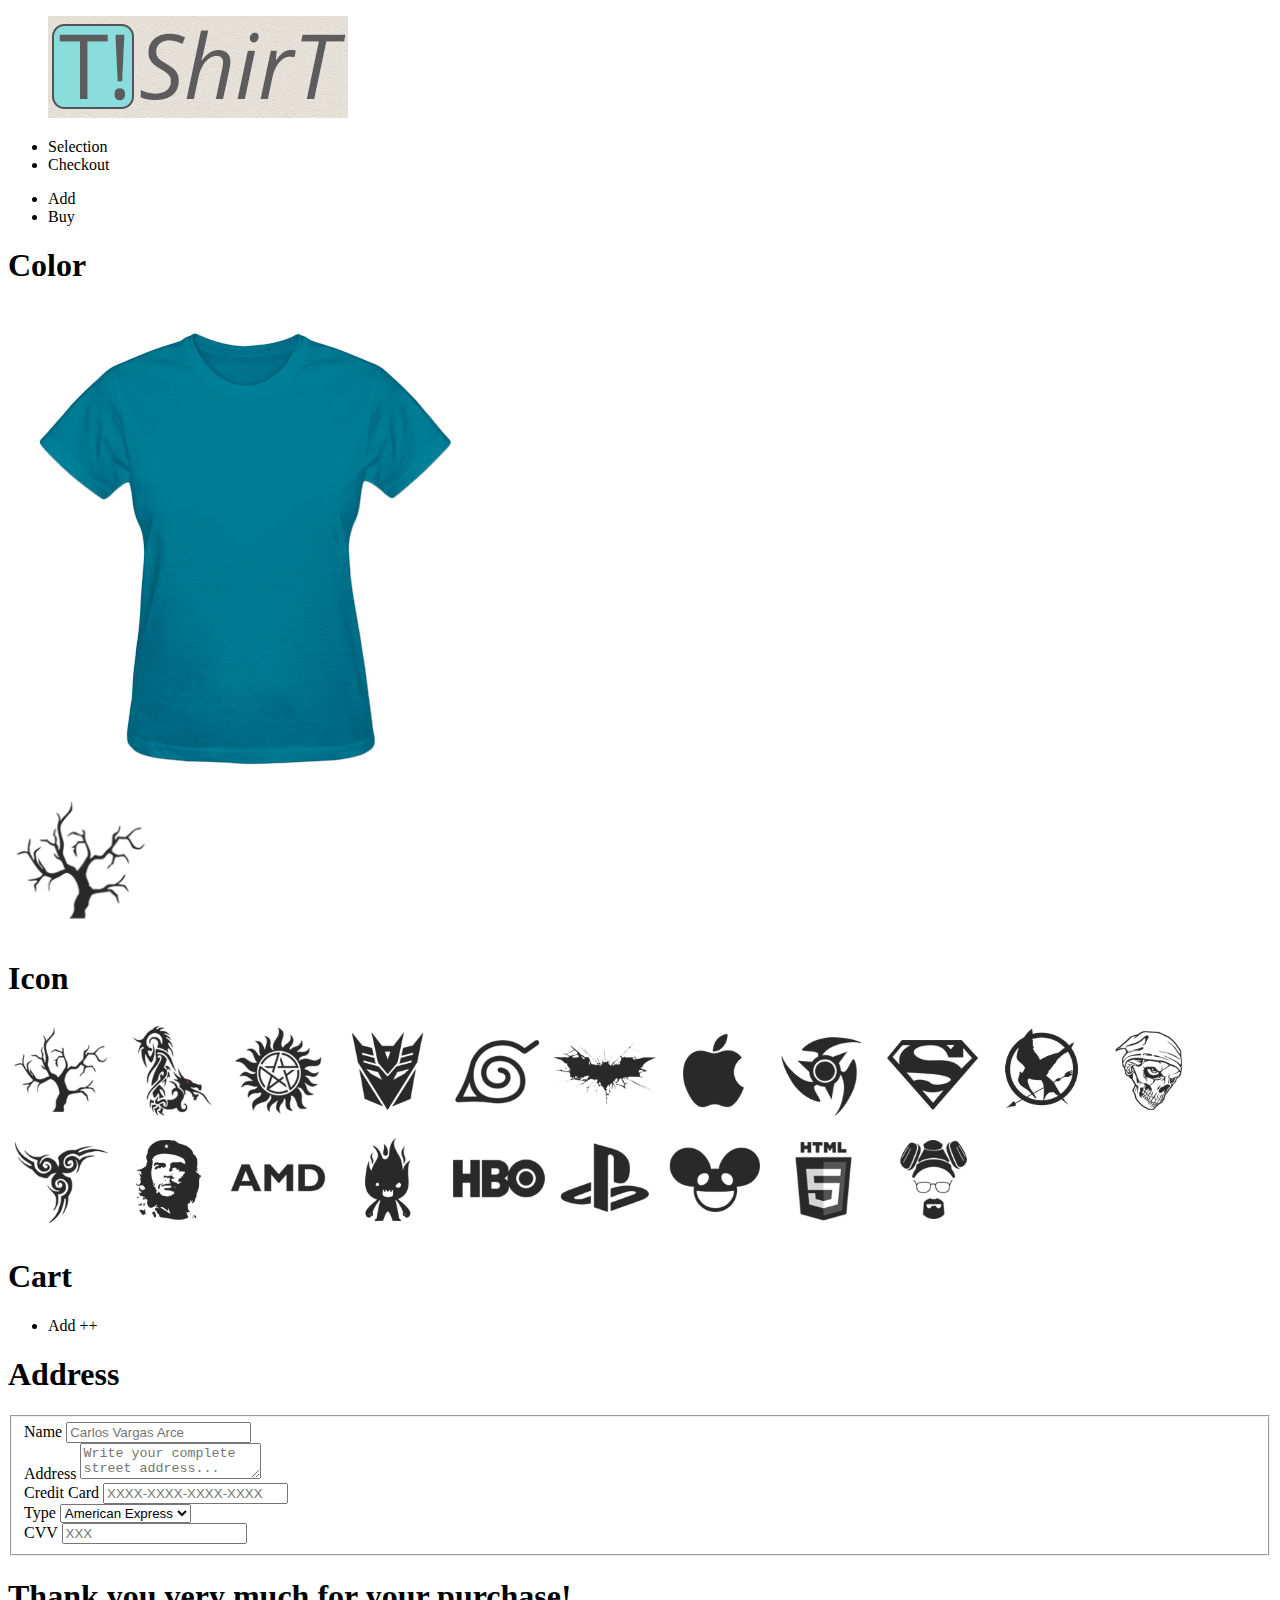
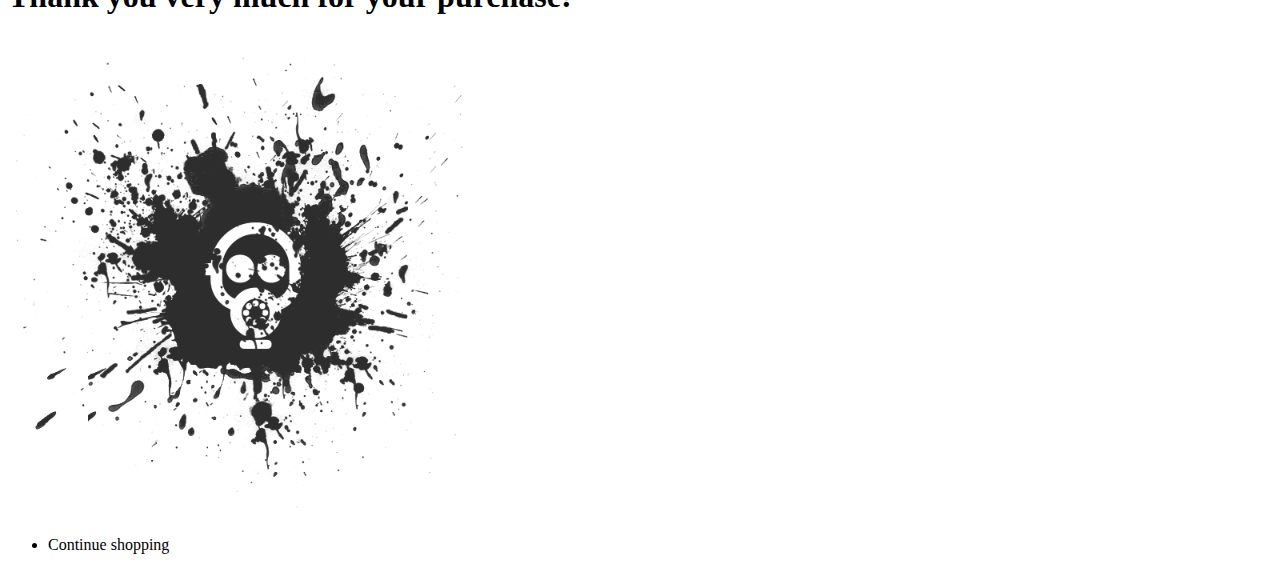
<file: index.html>
<!DOCTYPE html>
<html lang="en">
<!-- Head content-->
<head>
	<meta charset="UTF-8" />
	<meta description="Simulator of a t-shirt Shop" />
	<meta author="Carlos Vargas Arce">	
	<link rel="stylesheet" href="css/shop.css" type="txt/css"/>
	<link rel="shortcut icon" href="img/favicon.ico" />
	<script type="text/javascript" src="js/util/jquery.js"></script>
	<script type="text/javascript" src="js/shop.js"></script>
	<title>T!Shirt Shop</title>
</head>
<!-- Body content-->
<body>
	<!-- Header content-->
	<header>
		<figure id="logo">
			<img src="img/logo.png" title="T!Shirt Logo" alt="Logo T!Shirt" />
		</figure>
		<div class="cf"></div>
	</header>
	<!-- Nav content-->
	<section id="nav">
		<ul id="tabs">
	      <li id="selection" class="selected-tab">Selection</li>
	      <li id="checkout">Checkout</li>
    	</ul>
    	<ul>
    	  <li id="add">Add</li>
	      <li id="buy" class="none">Buy</li>
    	</ul>
    	<div class="cf"></div>
	</section>
	<!-- Main content-->
	<section id="content">
		<div id="slider">
			<!-- First Tab-->
			<div id="selection-content">
				<!-- Selecting de color-->
				<div id="selection-color">
					<h1>Color</h1>
					<img src="img/shirt-lightblue.png" alt="Shirt" width="480px" height="480px" id="shirt"/>
					<div class="box selected-color opacity" id="lightblue"></div>
					<div class="box" id="gray"></div>
					<div class="box" id="green"></div>
					<div class="box" id="red"></div>
					<div class="box" id="purple"></div>	
					<div class="box" id="orange"></div>	
					<div class="box" id="turquoise"></div>	
					<div class="box" id="blue"></div>	
					<div class="box" id="pink"></div>	
					<div class="box" id="yellow"></div>	
					<img src="img/tree.png" alt="Tree" width="145px" height="145px" id="icon-selected" />
				</div>
				<!--Selecting the icon-->					
				<div id="selection-icon">
					<h1>Icon</h1>
					<img src="img/tree.png" alt="Tree" width="105px" height="105px" id="tree" />
					<img src="img/dragon.png" alt="Dragon" width="105px" height="105px" id="dragon" />
					<img src="img/winch.png" alt="Winchester" width="105px" height="105px" id="winch" />
					<img src="img/transformer.png" alt="Transformer" width="105px" height="105px" id="transformer" />
					<img src="img/konoha.png" alt="Konoha" width="105px" height="105px" id="konoha"/>
					<img src="img/batman.png" alt="Batman" width="105px" height="105px" id="batman" />
					<img src="img/apple.png" alt="Apple Logo" width="105px" height="105px" id="apple" />
					<img src="img/propeller.png" alt="Tribal" width="105px" height="105px" id="propeller" />
					<img src="img/superman.png" alt="Superman" width="105px" height="105px" id="superman" />
					<img src="img/mockingjay.png" alt="Mockinjay" width="105px" height="105px" id="mockingjay" />
					<img src="img/skull.png" alt="Skull" width="105px" height="105px" id="skull" />
					<img src="img/wings.png" alt="Wings" width="105px" height="105px" id="wings" />
					<img src="img/guevara.png" alt="Guevara" width="105px" height="105px" id="guevara" />
					<img src="img/amd.png" alt="Amd" width="105px" height="105px" id="amd" />
					<img src="img/flamebro.png" alt="Flamebro" width="105px" height="105px" id="flamebro" />
					<img src="img/hbo.png" alt="Hbo" width="105px" height="105px" id="hbo" />
					<img src="img/playstation.png" alt="Wings" width="105px" height="105px" id="playstation" />
					<img src="img/mouse.png" alt="Mouse" width="105px" height="105px" id="mouse" />
					<img src="img/html.png" alt="Html" width="105px" height="105px" id="html" />
					<img src="img/breakingbad.png" alt="BreakingBad" width="105px" height="105px" id="breakingbad" />
				</div>
			</div>
			<!-- Second Tab-->
			<div id="checkout-content">
				<!--Where orders enter "cart"-->
				<div id="checkout-cart">
					<h1>Cart</h1>
					<div id="cart"></div>
					<ul>
						<li id="add-another">Add ++</li>
					</ul>
				</div>
				<!-- Form required to process the purchase-->
				<div id="checkout-adress">
					<form action="post" id="form-container">
						<h1>Address</h1>
						<fieldset>

							<div class="form-group">
            					<label for="input-persona">Name</label>           			
            					<input type="text" id="input-persona" placeholder="Carlos Vargas Arce"/>
            				</div>

            				<div class="form-group">
            					<label for="input-address">Address</label>           			
            					<textarea type="text" id="input-address" placeholder="Write your complete street address..."></textarea>
            				</div>

            				<div class="form-group">
            					<label for="input-card">Credit Card</label>           			
            					<input type="text" id="input-card" placeholder="XXXX-XXXX-XXXX-XXXX"/>
            				</div>

            				<div class="form-group">
            					<label for="input-type">Type</label>           			
            					<select name="card-type" id="input-type"> 
            						<option value="American Express">American Express</option> 
            						<option value="Visa">Visa</option>
            						<option value="Master Card">Master Card</option>
            					</select>
            				</div>

            				<div class="form-group">
            					<label for="input-cvv">CVV</label>           			
            					<input type="text" id="input-cvv" placeholder="XXX"/>
            				</div>

						</fieldset>					
					</form>
				</div>
			</div>
			<!-- Last Tab-->
			<div id="gratitude">
				<h1>Thank you very much for your purchase!</h1>
				<img src="img/mask.png" alt="Gas Mask" width="480px" height="480px" id="mask"/>
				<ul>
					<li id="continue">Continue shopping</li>
				</ul>
			</div>
		</div>
		
	</section>
</body>
</html>
</file>
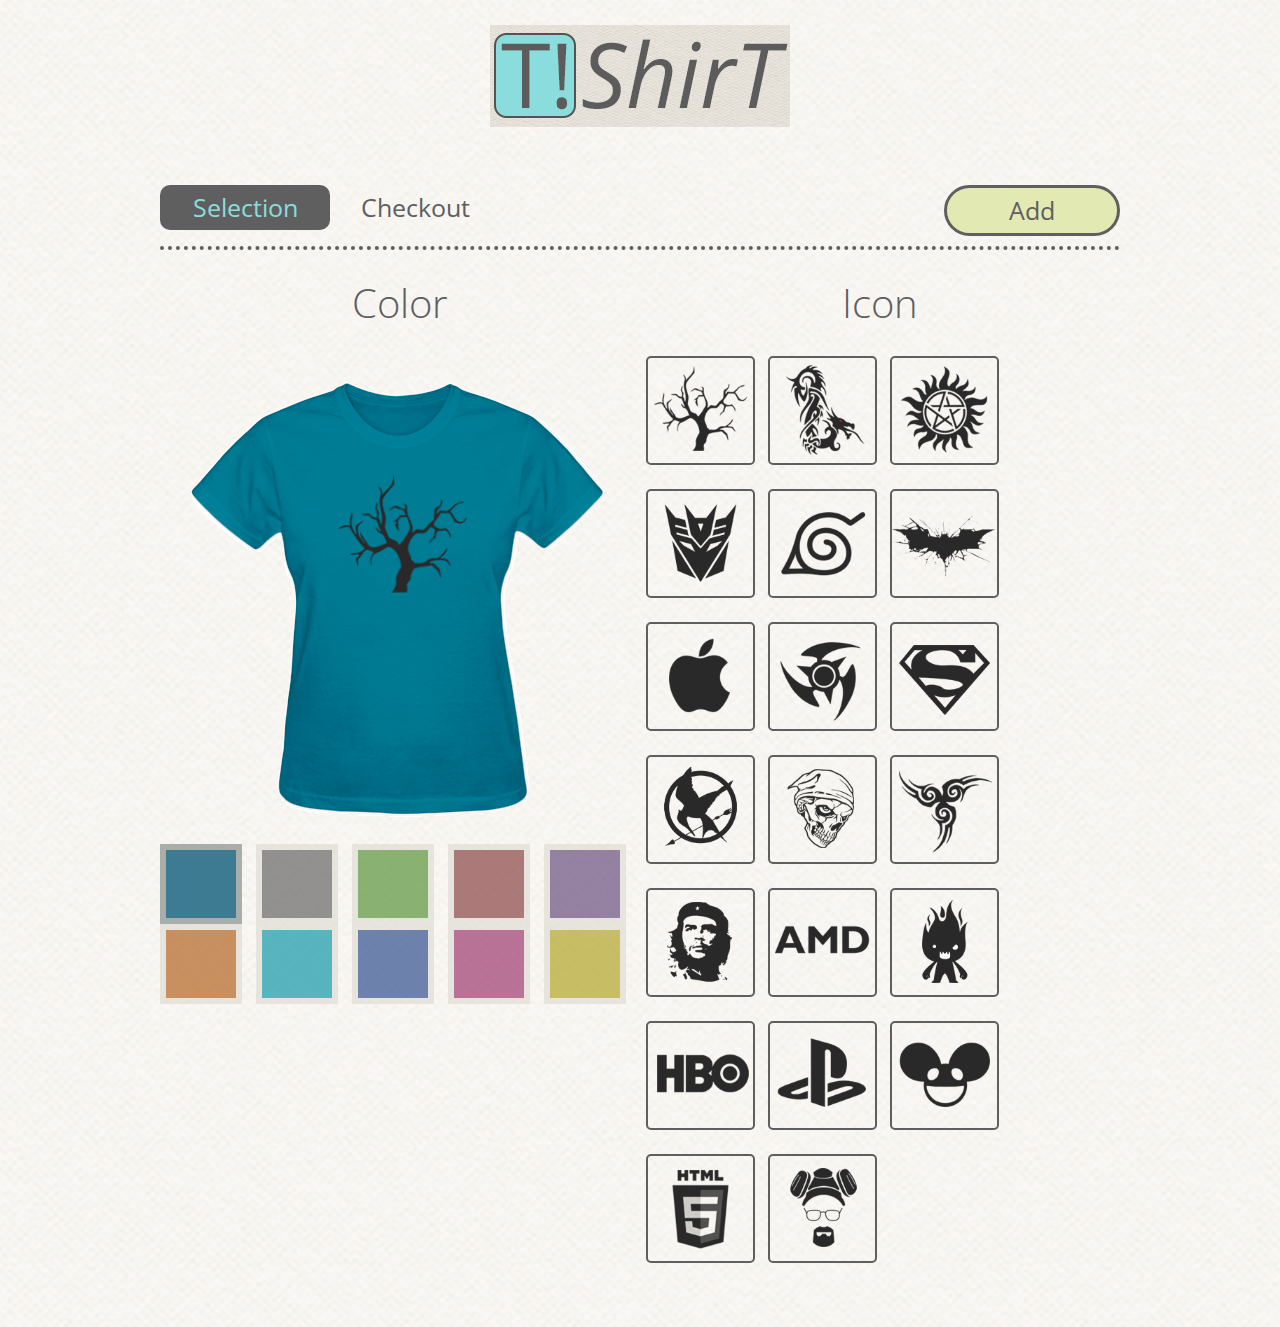
<file: index.html.html>
<!DOCTYPE html>
<html lang="en">
<!-- Head content-->
<head>
	<meta charset="UTF-8" />
	<meta description="Simulator of a t-shirt Shop" />
	<meta author="Carlos Vargas Arce">	
	<link rel="stylesheet" href="css/shop.css" />
	<link rel="shortcut icon" href="img/favicon.ico" />
	<script type="text/javascript" src="js/util/jquery.js"></script>
	<script type="text/javascript" src="js/shop.js"></script>
	<title>T!Shirt Shop</title>
</head>
<!-- Body content-->
<body>
	<!-- Header content-->
	<header>
		<figure id="logo">
			<img src="img/logo.png" title="T!Shirt Logo" alt="Logo T!Shirt" />
		</figure>
		<div class="cf"></div>
	</header>
	<!-- Nav content-->
	<section id="nav">
		<ul id="tabs">
	      <li id="selection" class="selected-tab">Selection</li>
	      <li id="checkout">Checkout</li>
    	</ul>
    	<ul>
    	  <li id="add">Add</li>
	      <li id="buy" class="none">Buy</li>
    	</ul>
    	<div class="cf"></div>
	</section>
	<!-- Main content-->
	<section id="content">
		<div id="slider">
			<!-- First Tab-->
			<div id="selection-content">
				<!-- Selecting de color-->
				<div id="selection-color">
					<h1>Color</h1>
					<img src="img/shirt-lightblue.png" alt="Shirt" width="480px" height="480px" id="shirt"/>
					<div class="box selected-color opacity" id="lightblue"></div>
					<div class="box" id="gray"></div>
					<div class="box" id="green"></div>
					<div class="box" id="red"></div>
					<div class="box" id="purple"></div>	
					<div class="box" id="orange"></div>	
					<div class="box" id="turquoise"></div>	
					<div class="box" id="blue"></div>	
					<div class="box" id="pink"></div>	
					<div class="box" id="yellow"></div>	
					<img src="img/tree.png" alt="Tree" width="145px" height="145px" id="icon-selected" />
				</div>
				<!--Selecting the icon-->					
				<div id="selection-icon">
					<h1>Icon</h1>
					<img src="img/tree.png" alt="Tree" width="105px" height="105px" id="tree" />
					<img src="img/dragon.png" alt="Dragon" width="105px" height="105px" id="dragon" />
					<img src="img/winch.png" alt="Winchester" width="105px" height="105px" id="winch" />
					<img src="img/transformer.png" alt="Transformer" width="105px" height="105px" id="transformer" />
					<img src="img/konoha.png" alt="Konoha" width="105px" height="105px" id="konoha"/>
					<img src="img/batman.png" alt="Batman" width="105px" height="105px" id="batman" />
					<img src="img/apple.png" alt="Apple Logo" width="105px" height="105px" id="apple" />
					<img src="img/propeller.png" alt="Tribal" width="105px" height="105px" id="propeller" />
					<img src="img/superman.png" alt="Superman" width="105px" height="105px" id="superman" />
					<img src="img/mockingjay.png" alt="Mockinjay" width="105px" height="105px" id="mockingjay" />
					<img src="img/skull.png" alt="Skull" width="105px" height="105px" id="skull" />
					<img src="img/wings.png" alt="Wings" width="105px" height="105px" id="wings" />
					<img src="img/guevara.png" alt="Guevara" width="105px" height="105px" id="guevara" />
					<img src="img/amd.png" alt="Amd" width="105px" height="105px" id="amd" />
					<img src="img/flamebro.png" alt="Flamebro" width="105px" height="105px" id="flamebro" />
					<img src="img/hbo.png" alt="Hbo" width="105px" height="105px" id="hbo" />
					<img src="img/playstation.png" alt="Wings" width="105px" height="105px" id="playstation" />
					<img src="img/mouse.png" alt="Mouse" width="105px" height="105px" id="mouse" />
					<img src="img/html.png" alt="Html" width="105px" height="105px" id="html" />
					<img src="img/breakingbad.png" alt="BreakingBad" width="105px" height="105px" id="breakingbad" />
				</div>
			</div>
			<!-- Second Tab-->
			<div id="checkout-content">
				<!--Where orders enter "cart"-->
				<div id="checkout-cart">
					<h1>Cart</h1>
					<div id="cart"></div>
					<ul>
						<li id="add-another">Add ++</li>
					</ul>
				</div>
				<!-- Form required to process the purchase-->
				<div id="checkout-adress">
					<form action="post" id="form-container">
						<h1>Address</h1>
						<fieldset>

							<div class="form-group">
            					<label for="input-persona">Name</label>           			
            					<input type="text" id="input-persona" placeholder="Carlos Vargas Arce"/>
            				</div>

            				<div class="form-group">
            					<label for="input-address">Address</label>           			
            					<textarea type="text" id="input-address" placeholder="Write your complete street address..."></textarea>
            				</div>

            				<div class="form-group">
            					<label for="input-card">Credit Card</label>           			
            					<input type="text" id="input-card" placeholder="XXXX-XXXX-XXXX-XXXX"/>
            				</div>

            				<div class="form-group">
            					<label for="input-type">Type</label>           			
            					<select name="card-type" id="input-type"> 
            						<option value="American Express">American Express</option> 
            						<option value="Visa">Visa</option>
            						<option value="Master Card">Master Card</option>
            					</select>
            				</div>

            				<div class="form-group">
            					<label for="input-cvv">CVV</label>           			
            					<input type="text" id="input-cvv" placeholder="XXX"/>
            				</div>

						</fieldset>					
					</form>
				</div>
			</div>
			<!-- Last Tab-->
			<div id="gratitude">
				<h1>Thank you very much for your purchase!</h1>
				<img src="img/mask.png" alt="Gas Mask" width="480px" height="480px" id="mask"/>
				<ul>
					<li id="continue">Continue shopping</li>
				</ul>
			</div>
		</div>
		
	</section>
</body>
</html>
</file>
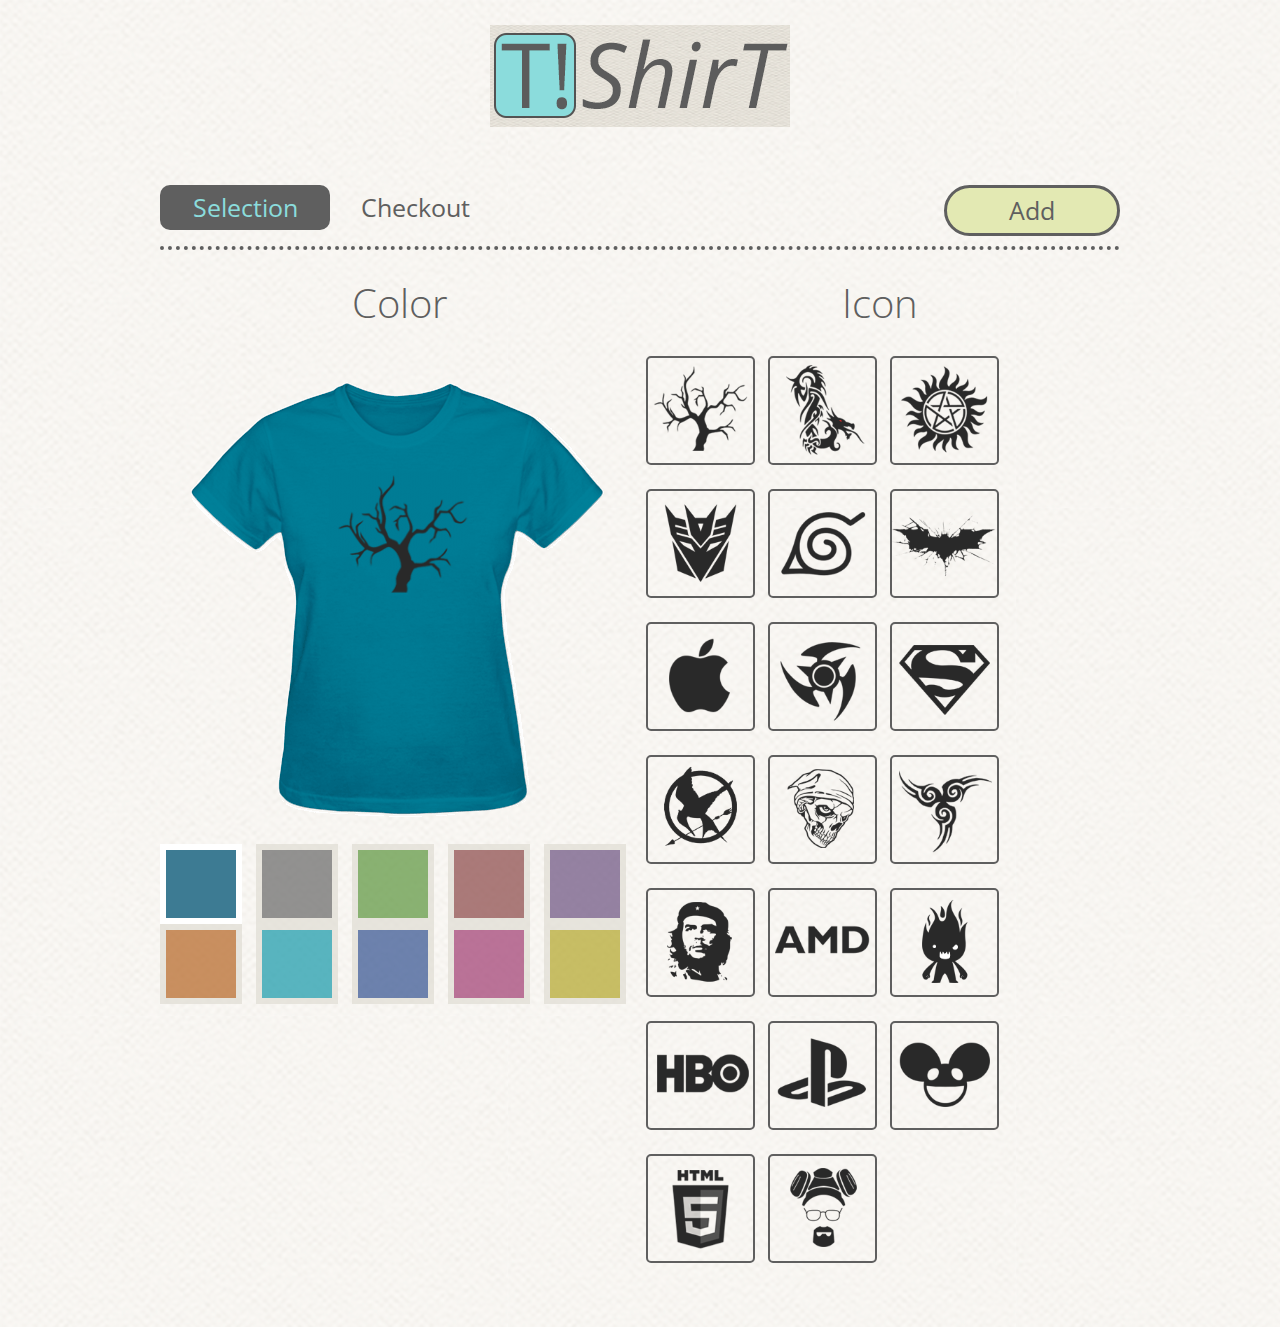
<file: tienda.html>
<!DOCTYPE html>
<html lang="en">
<!-- Head content-->
<head>
	<meta charset="UTF-8" />
	<meta description="Simulator of a t-shirt Shop" />
	<meta author="Carlos Vargas Arce">	
	<link rel="stylesheet" href="css/tienda.css" />
	<link rel="shortcut icon" href="img/favicon.ico" />
	<script type="text/javascript" src="js/util/jquery.js"></script>
	<script type="text/javascript" src="js/tienda.js"></script>
	<title>T!Shirt Shop</title>
</head>
<!-- Body content-->
<body>
	<!-- Header content-->
	<header>
		<figure id="logo">
			<img src="img/logo.png" title="T!Shirt Logo" alt="Logo T!Shirt" />
		</figure>
		<div class="cf"></div>
	</header>
	<!-- Nav content-->
	<section id="nav">
		<ul id="tabs">
	      <li id="selection" class="selected-tab">Selection</li>
	      <li id="checkout">Checkout</li>
    	</ul>
    	<ul>
    	  <li id="add">Add</li>
	      <li id="buy" class="none">Buy</li>
    	</ul>
    	<div class="cf"></div>
	</section>
	<!-- Main content-->
	<section id="content">
		<div id="slider">
			<!-- First Tab-->
			<div id="selection-content">
				<!-- Selecting de color-->
				<div id="selection-color">
					<h1>Color</h1>
					<img src="img/shirt-lightblue.png" alt="Shirt" width="480px" height="480px" id="shirt"/>
					<div class="box selected-color opacity" id="lightblue"></div>
					<div class="box" id="gray"></div>
					<div class="box" id="green"></div>
					<div class="box" id="red"></div>
					<div class="box" id="purple"></div>	
					<div class="box" id="orange"></div>	
					<div class="box" id="turquoise"></div>	
					<div class="box" id="blue"></div>	
					<div class="box" id="pink"></div>	
					<div class="box" id="yellow"></div>	
					<img src="img/tree.png" alt="Tree" width="145px" height="145px" id="icon-selected" />
				</div>
				<!--Selecting the icon-->					
				<div id="selection-icon">
					<h1>Icon</h1>
					<img src="img/tree.png" alt="Tree" width="105px" height="105px" id="tree" />
					<img src="img/dragon.png" alt="Dragon" width="105px" height="105px" id="dragon" />
					<img src="img/winch.png" alt="Winchester" width="105px" height="105px" id="winch" />
					<img src="img/transformer.png" alt="Transformer" width="105px" height="105px" id="transformer" />
					<img src="img/konoha.png" alt="Konoha" width="105px" height="105px" id="konoha"/>
					<img src="img/batman.png" alt="Batman" width="105px" height="105px" id="batman" />
					<img src="img/apple.png" alt="Apple Logo" width="105px" height="105px" id="apple" />
					<img src="img/propeller.png" alt="Tribal" width="105px" height="105px" id="propeller" />
					<img src="img/superman.png" alt="Superman" width="105px" height="105px" id="superman" />
					<img src="img/mockingjay.png" alt="Mockinjay" width="105px" height="105px" id="mockingjay" />
					<img src="img/skull.png" alt="Skull" width="105px" height="105px" id="skull" />
					<img src="img/wings.png" alt="Wings" width="105px" height="105px" id="wings" />
					<img src="img/guevara.png" alt="Guevara" width="105px" height="105px" id="guevara" />
					<img src="img/amd.png" alt="Amd" width="105px" height="105px" id="amd" />
					<img src="img/flamebro.png" alt="Flamebro" width="105px" height="105px" id="flamebro" />
					<img src="img/hbo.png" alt="Hbo" width="105px" height="105px" id="hbo" />
					<img src="img/playstation.png" alt="Wings" width="105px" height="105px" id="playstation" />
					<img src="img/mouse.png" alt="Mouse" width="105px" height="105px" id="mouse" />
					<img src="img/html.png" alt="Html" width="105px" height="105px" id="html" />
					<img src="img/breakingbad.png" alt="BreakingBad" width="105px" height="105px" id="breakingbad" />
				</div>
			</div>
			<!-- Second Tab-->
			<div id="checkout-content">
				<!--Where orders enter "cart"-->
				<div id="checkout-cart">
					<h1>Cart</h1>
					<div id="cart"></div>
					<ul>
						<li id="add-another">Add ++</li>
					</ul>
				</div>
				<!-- Form required to process the purchase-->
				<div id="checkout-adress">
					<form action="post" id="form-container">
						<h1>Address</h1>
						<fieldset>

							<div class="form-group">
            					<label for="input-persona">Name</label>           			
            					<input type="text" id="input-persona" placeholder="Carlos Vargas Arce"/>
            				</div>

            				<div class="form-group">
            					<label for="input-address">Address</label>           			
            					<textarea type="text" id="input-address" placeholder="Write your complete street address..."></textarea>
            				</div>

            				<div class="form-group">
            					<label for="input-card">Credit Card</label>           			
            					<input type="text" id="input-card" placeholder="XXXX-XXXX-XXXX-XXXX"/>
            				</div>

            				<div class="form-group">
            					<label for="input-type">Type</label>           			
            					<select name="card-type" id="input-type"> 
            						<option value="American Express">American Express</option> 
            						<option value="Visa">Visa</option>
            						<option value="Master Card">Master Card</option>
            					</select>
            				</div>

            				<div class="form-group">
            					<label for="input-cvv">CVV</label>           			
            					<input type="text" id="input-cvv" placeholder="XXX"/>
            				</div>

						</fieldset>					
					</form>
				</div>
			</div>
			<!-- Last Tab-->
			<div id="gratitude">
				<h1>Thank you very much for your purchase!</h1>
				<img src="img/mask.png" alt="Gas Mask" width="480px" height="480px" id="mask"/>
				<ul>
					<li id="continue">Continue shopping</li>
				</ul>
			</div>
		</div>
		
	</section>
</body>
</html>
</file>
<file: css/shop.css>
@import url(http://fonts.googleapis.com/css?family=Open+Sans:300,400);

*{
	margin: 0;
	padding: 0;
}

body{
	background-image: url(../img/seamless.png);
	color: #5F5F5F;
	font:400 25px/1.4 'Open Sans', sans-serif;
	margin: 0 auto;
	padding-top: 25px;
	width: 960px;
}

fieldset{
	border: none;
}

label{
	display: inline-block;
	text-align: right;
	width: 160px;
	margin-right: 10px;
}

h1{
	font-weight: 300;
	font-size: 40px;
	margin: 25px 0;
	text-align: center;
}

input:focus, textarea:focus, select:focus{
	border-color: rgb(139, 220, 220);
 	outline: none;
}

ul li {
    cursor: pointer;
    float: left;
    list-style-type: none;
    margin-bottom: 10px;
    padding: 5px 10px;
    text-align: center;
    width: 150px;
}

ul li:hover{
	color: white;
}

textarea{
	vertical-align: top;
	resize: none; 
	min-height:200px; 
}

textarea, input, select{
	border: 1px solid transparent;
	border-radius: 10px;
	font:300 22px/1.4 'Open Sans', sans-serif;
	padding: 10px 0 10px 10px;
	width: 287px;
}

/*IDs into the project*/
#add, #buy{
	float: right;
}

#add, #buy, #add-another, #continue{
	background-color: rgb(227, 233, 179); 
	border: 3px solid #5F5F5F;
	border-radius: 50px;
}

#add:hover, #buy:hover, #add-another:hover, #continue:hover{
	color: white;
	border-color: white;
	background-color: rgb(149, 148, 146);
}

#cart{
	margin-bottom: 20px; 
}

#cart div p{
	text-transform: capitalize;
	display: inline-block;
}

#content{
	overflow: hidden;
}

#content #slider > div{
    float: left;
    width: 960px;
    margin-bottom: 40px;
}

#continue{
	float: none;
	margin: 0 auto;
	width: 270px;
}

#checkout-cart{
	border-right: 4px dotted #5F5F5F;
}

#checkout-content >  div{
	float: left;
	width: 478px;
	height: 750px;
}

#mask{
	display: block;
	margin: 0 auto;
}

#nav{
	border-bottom: 4px dotted #5F5F5F;
	margin-top: 50px;
	overflow: hidden;
}

#icon-selected{
	-moz-transform: translate(170px,-540px);
	-webkit-transform: translate(170px,-540px);
	transform: translate(170px,-540px);
}

#input-type{
	width: 301px;
}

#logo{
	margin-left: auto;
	margin-right: auto;
	width: 300px;
}

#selection-content > div{  
	float: left;
	width: 480px;
}

#selection-icon img{
	border: solid 2px rgb(95, 95, 95);
	margin:  0 0 16px 6px;
	border-radius: 5px;
}

#selection-icon img:hover{
	border-color: white;
}

#slider{
	width: 2880px;
}

#selection-color .selected-color{
	border-color: rgb(169, 174, 170);
}


/*Classes into the project*/
.box{
	border: solid 6px rgb(224, 221, 212);
	float: left;
	height: 68px;
	margin-right: 14px;
	opacity: 0.7;
	width: 70px;
}

.box:hover{
	opacity: 1;
}

.error{
	color: red; 
}

.form-group{
	margin-bottom: 40px; 
}

.none{
	display: none;
}

.opacity{
	opacity: 1;
}

.remove{
	cursor: pointer;
	float: right;
	margin-right: 60px;
}

.remove:hover{
	color: red;
}

.selected-tab{
	color: #8BDCDC;
	background-color: #5F5F5F; 
	border-radius: 10px;
}

/*Div colors*/
#blue{
	background-color: #325190; 
}

#gray{
	background-color: #676767; 
}

#orange{
	background-color: #b56422; 
}

#green{
	background-color: #5b953c; 
}

#lightblue{
	background-color: #3d7b93; 
}

#pink{
	background-color: #A03B71; 
}

#purple{
	background-color: #6b5180; 
}
	
#red{
	background-color: #8a4646; 
}

#turquoise{
	background-color: #1599AA;
}

#yellow{
	background-color: #b3a629;
}

/*Just things I found*/
::selection {
background: rgb(139, 220, 220);
}

::-moz-selection {
background: rgb(139, 220, 220);
}

::-webkit-selection {
background: rgb(139, 220, 220);
}
</file>
<file: css/tienda.css>
@import url(http://fonts.googleapis.com/css?family=Open+Sans:300,400);

*{
	margin: 0;
	padding: 0;
}

body{
	background-image: url(../img/seamless.png);
	color: #5F5F5F;
	font:400 25px/1.4 'Open Sans', sans-serif;
	margin: 0 auto;
	padding-top: 25px;
	width: 960px;
}

fieldset{
	border: none;
}

label{
	display: inline-block;
	text-align: right;
	width: 160px;
	margin-right: 10px;
}

h1{
	font-weight: 300;
	font-size: 40px;
	margin: 25px 0;
	text-align: center;
}

input:focus, textarea:focus, select:focus{
	border-color: rgb(139, 220, 220);
 	outline: none;
}

ul li {
    cursor: pointer;
    float: left;
    list-style-type: none;
    margin-bottom: 10px;
    padding: 5px 10px;
    text-align: center;
    width: 150px;
}

ul li:hover{
	color: white;
}

textarea{
	vertical-align: top;
	resize: none; 
	min-height:200px; 
}

textarea, input, select{
	border: 1px solid transparent;
	border-radius: 10px;
	font:300 22px/1.4 'Open Sans', sans-serif;
	padding: 10px 0 10px 10px;
	width: 287px;
}

/*IDs into the project*/
#add, #buy{
	float: right;
}

#add, #buy, #add-another, #continue{
	background-color: rgb(227, 233, 179); 
	border: 3px solid #5F5F5F;
	border-radius: 50px;
}

#add:hover, #buy:hover, #add-another:hover, #continue:hover{
	color: white;
	border-color: white;
	background-color: rgb(149, 148, 146);
}

#cart{
	margin-bottom: 20px; 
}

#cart div p{
	text-transform: capitalize;
	display: inline-block;
}

#content{
	overflow: hidden;
}

#content #slider > div{
    float: left;
    width: 960px;
    margin-bottom: 40px;
}

#continue{
	float: none;
	margin: 0 auto;
	width: 270px;
}

#checkout-cart{
	border-right: 4px dotted #5F5F5F;
}

#checkout-content >  div{
	float: left;
	width: 478px;
	height: 750px;
}

#mask{
	display: block;
	margin: 0 auto;
}

#nav{
	border-bottom: 4px dotted #5F5F5F;
	margin-top: 50px;
	overflow: hidden;
}

#icon-selected{
	-moz-transform: translate(170px,-540px);
	-webkit-transform: translate(170px,-540px);
	transform: translate(170px,-540px);
}

#input-type{
	width: 301px;
}

#logo{
	margin-left: auto;
	margin-right: auto;
	width: 300px;
}

#selection-content > div{  
	float: left;
	width: 480px;
}

#selection-icon img{
	border: solid 2px rgb(95, 95, 95);
	margin:  0 0 16px 6px;
	border-radius: 5px;
}

#selection-icon img:hover{
	border-color: white;
}

#slider{
	width: 2880px;
}

#selection-color .selected-color{
	border-color: white;
}


/*Classes into the project*/
.box{
	border: solid 6px rgb(224, 221, 212);
	float: left;
	height: 68px;
	margin-right: 14px;
	opacity: 0.7;
	width: 70px;
}

.box:hover{
	opacity: 1;
}

.error{
	color: red; 
}

.form-group{
	margin-bottom: 40px; 
}

.none{
	display: none;
}

.opacity{
	opacity: 1;
}

.remove{
	cursor: pointer;
	float: right;
	margin-right: 60px;
}

.remove:hover{
	color: red;
}

.selected-tab{
	color: #8BDCDC;
	background-color: #5F5F5F; 
	border-radius: 10px;
}

/*Div colors*/
#blue{
	background-color: #325190; 
}

#gray{
	background-color: #676767; 
}

#orange{
	background-color: #b56422; 
}

#green{
	background-color: #5b953c; 
}

#lightblue{
	background-color: #3d7b93; 
}

#pink{
	background-color: #A03B71; 
}

#purple{
	background-color: #6b5180; 
}
	
#red{
	background-color: #8a4646; 
}

#turquoise{
	background-color: #1599AA;
}

#yellow{
	background-color: #b3a629;
}

/*Just things I found*/
::selection {
background: rgb(139, 220, 220);
}

::-moz-selection {
background: rgb(139, 220, 220);
}

::-webkit-selection {
background: rgb(139, 220, 220);
}
</file>
